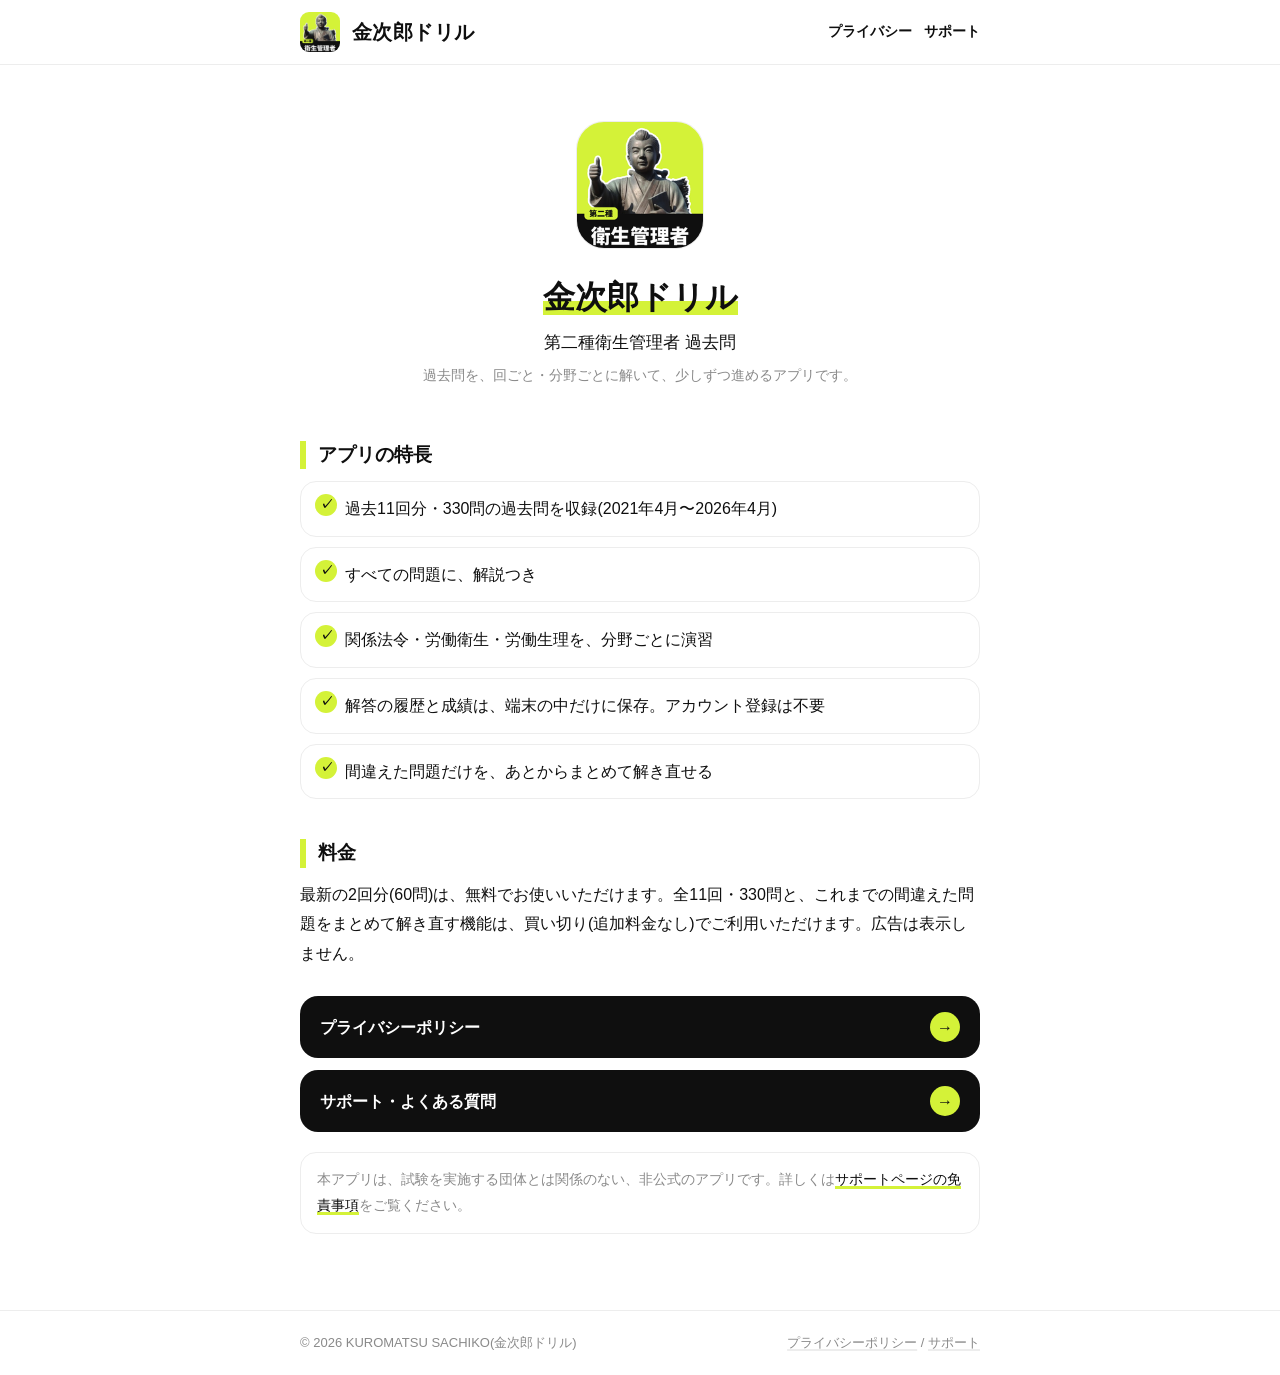
<file: index.html>
<!doctype html>
<html lang="ja">
<head>
  <meta charset="utf-8">
  <meta name="viewport" content="width=device-width, initial-scale=1">
  <title>金次郎ドリル - 第二種衛生管理者 過去問</title>
  <meta name="description" content="金次郎ドリルは、第二種衛生管理者試験の過去問を解いて学習できるアプリです。">
  <link rel="icon" href="images/favicon.png">
  <link rel="stylesheet" href="style.css">
</head>
<body>
  <header class="site-header">
    <div class="site-header__inner">
      <a class="site-header__logo" href="index.html">
        <img src="images/icon.png" alt="" width="40" height="40">
        <span class="site-header__name">金次郎ドリル</span>
      </a>
      <nav class="site-nav" aria-label="メニュー">
        <a href="privacy.html">プライバシー</a>
        <a href="support.html">サポート</a>
      </nav>
    </div>
  </header>

  <main>
    <section class="hero">
      <img src="images/icon.png" alt="金次郎ドリルのアイコン" width="128" height="128">
      <h1><span>金次郎ドリル</span></h1>
      <p class="lead">第二種衛生管理者 過去問</p>
      <p class="meta">過去問を、回ごと・分野ごとに解いて、少しずつ進めるアプリです。</p>
    </section>

    <h2>アプリの特長</h2>
    <ul class="features">
      <li>過去11回分・330問の過去問を収録(2021年4月〜2026年4月)</li>
      <li>すべての問題に、解説つき</li>
      <li>関係法令・労働衛生・労働生理を、分野ごとに演習</li>
      <li>解答の履歴と成績は、端末の中だけに保存。アカウント登録は不要</li>
      <li>間違えた問題だけを、あとからまとめて解き直せる</li>
    </ul>

    <h2>料金</h2>
    <p>最新の2回分(60問)は、無料でお使いいただけます。全11回・330問と、これまでの間違えた問題をまとめて解き直す機能は、買い切り(追加料金なし)でご利用いただけます。広告は表示しません。</p>

    <div class="button-row">
      <a class="button" href="privacy.html">プライバシーポリシー</a>
      <a class="button" href="support.html">サポート・よくある質問</a>
    </div>

    <div class="note">
      <p class="meta" style="margin:0">本アプリは、試験を実施する団体とは関係のない、非公式のアプリです。詳しくは<a href="support.html#disclaimer">サポートページの免責事項</a>をご覧ください。</p>
    </div>
  </main>

  <footer class="site-footer">
    <div class="site-footer__inner">
      <span>&copy; 2026 KUROMATSU SACHIKO(金次郎ドリル)</span>
      <span><a href="privacy.html">プライバシーポリシー</a> / <a href="support.html">サポート</a></span>
    </div>
  </footer>
</body>
</html>
</file>
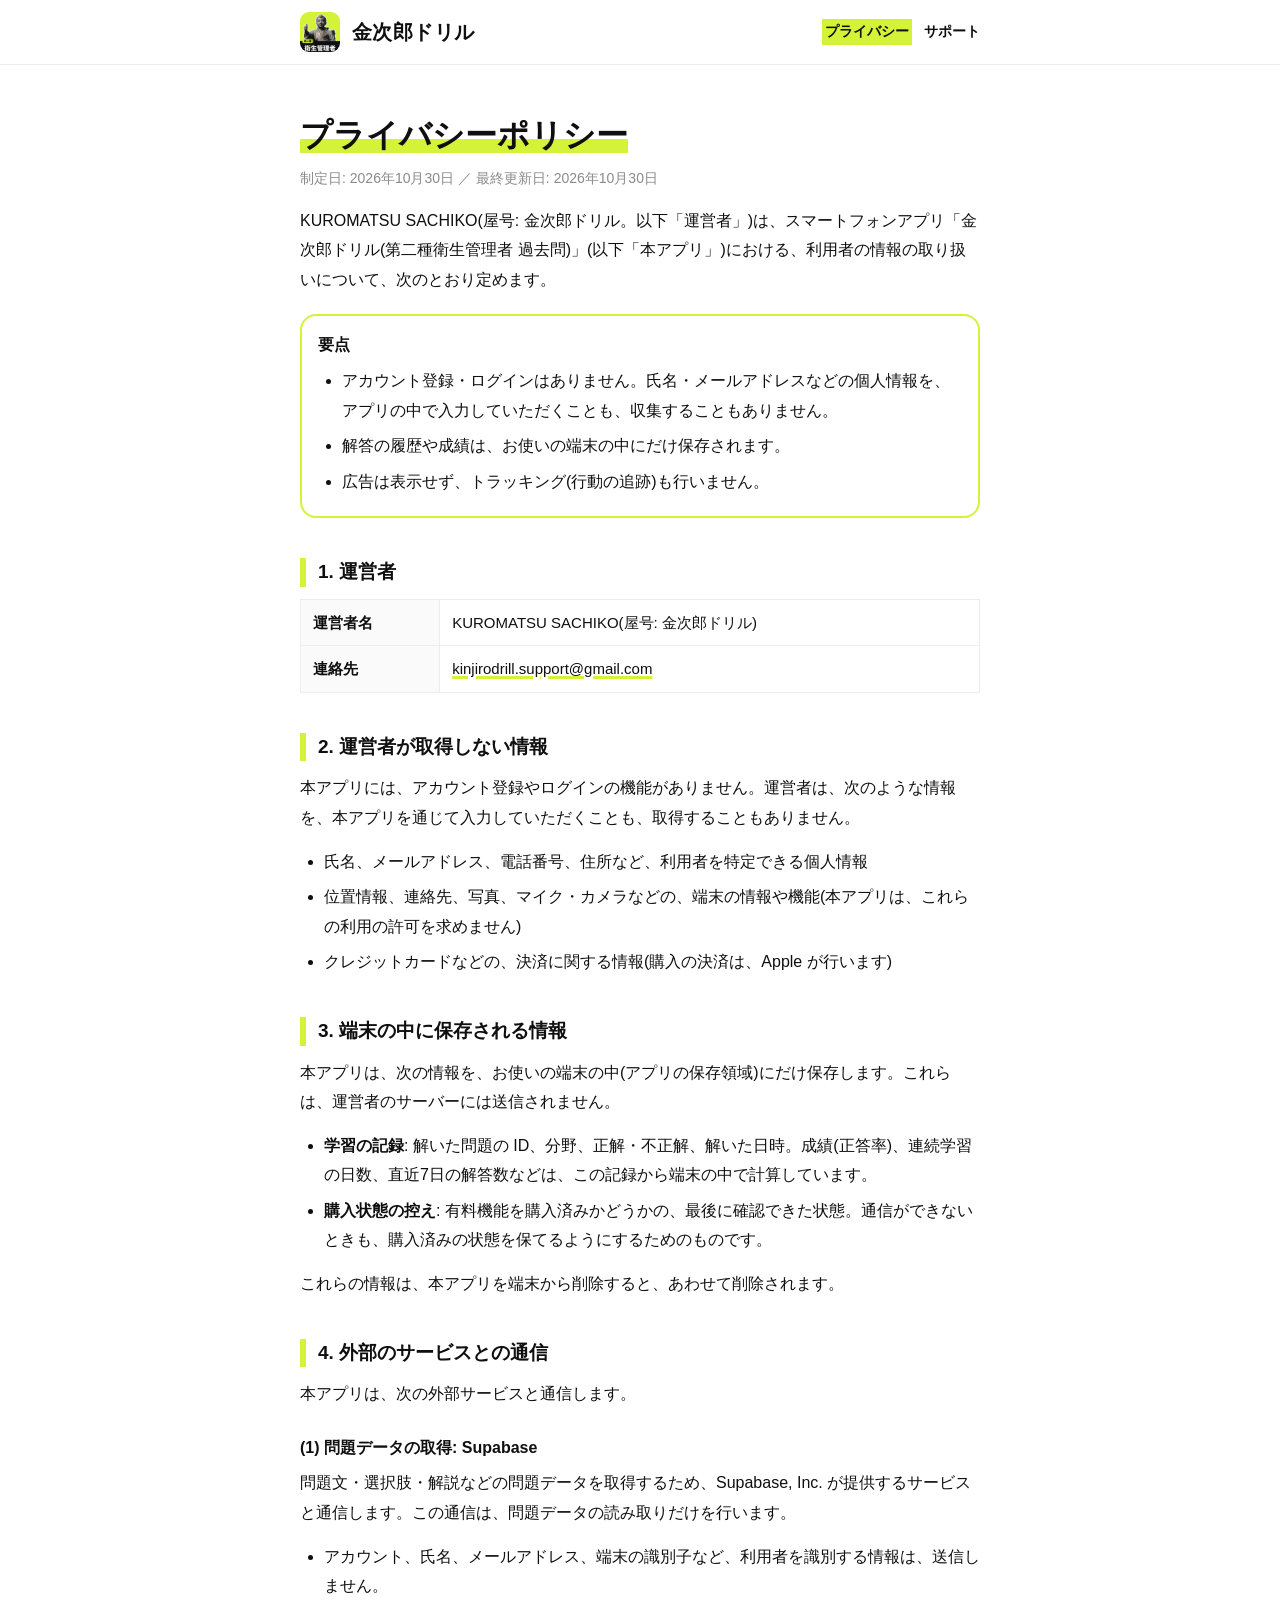
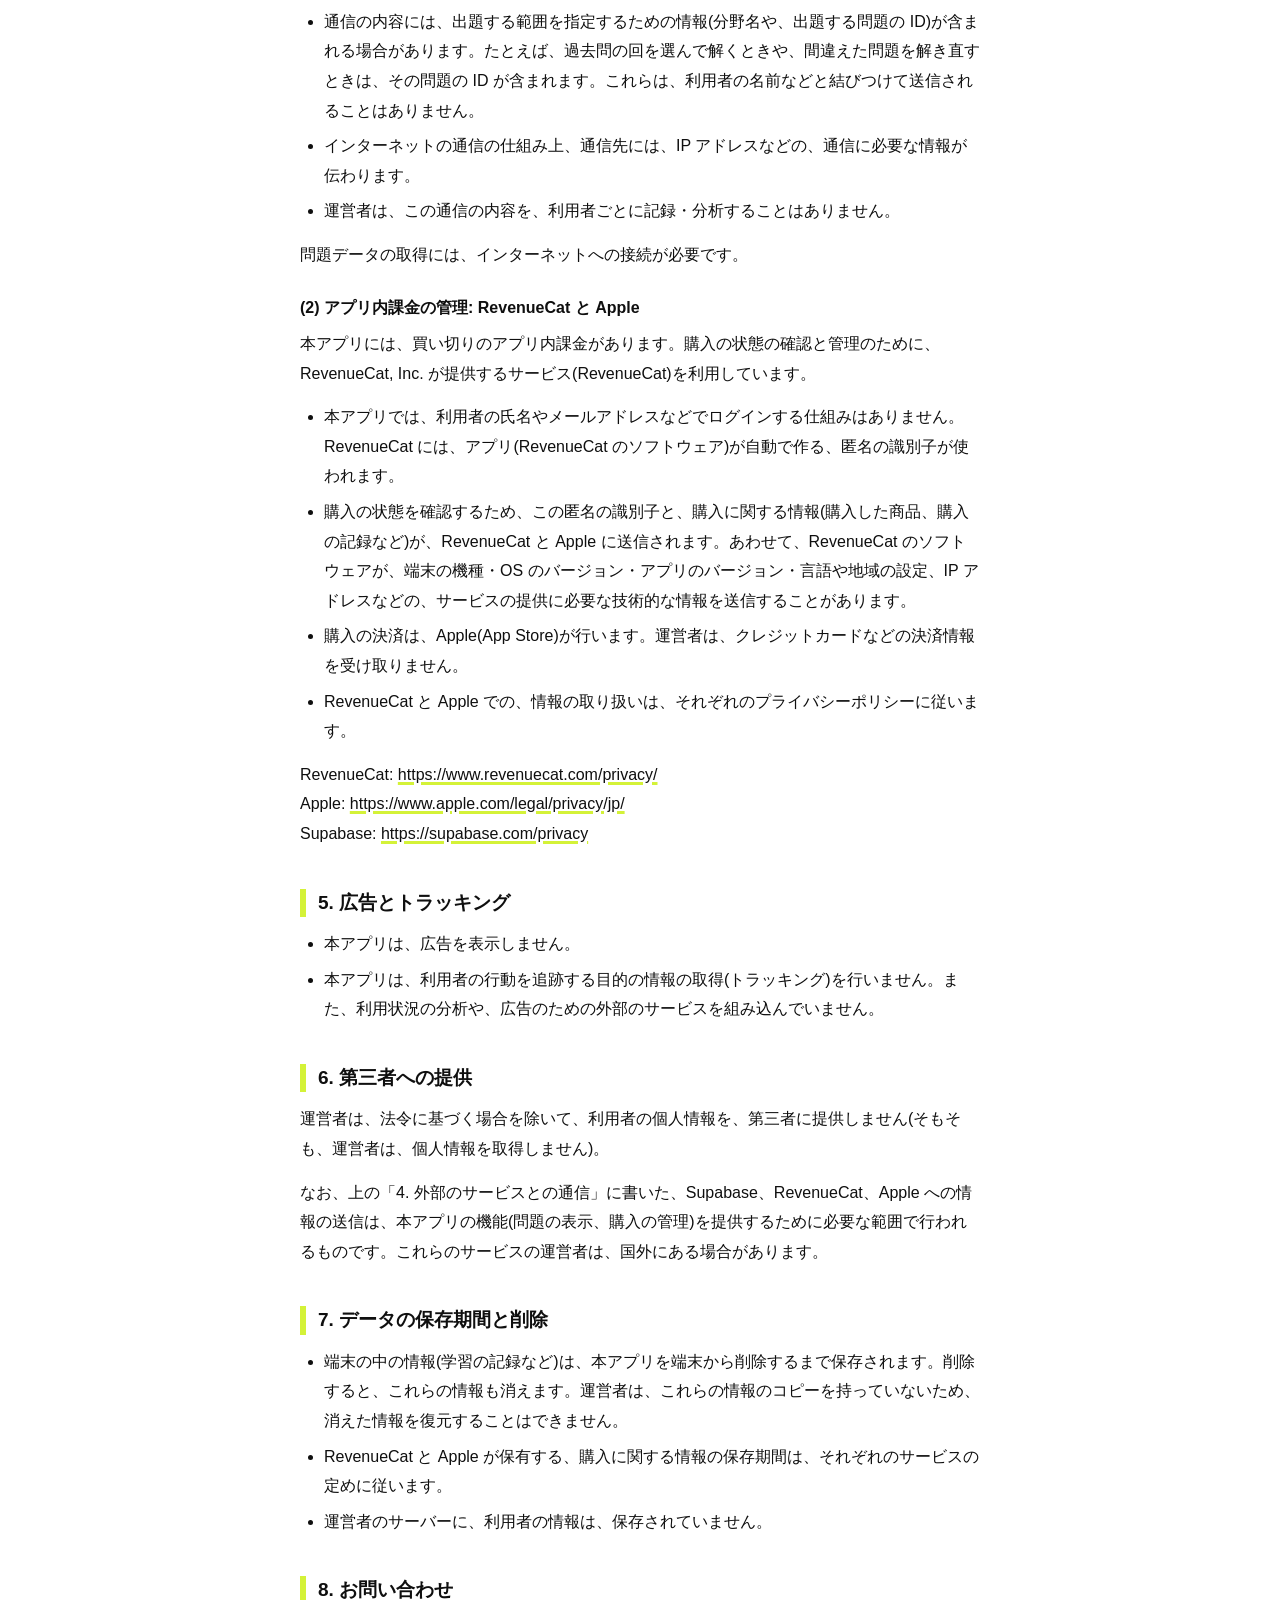
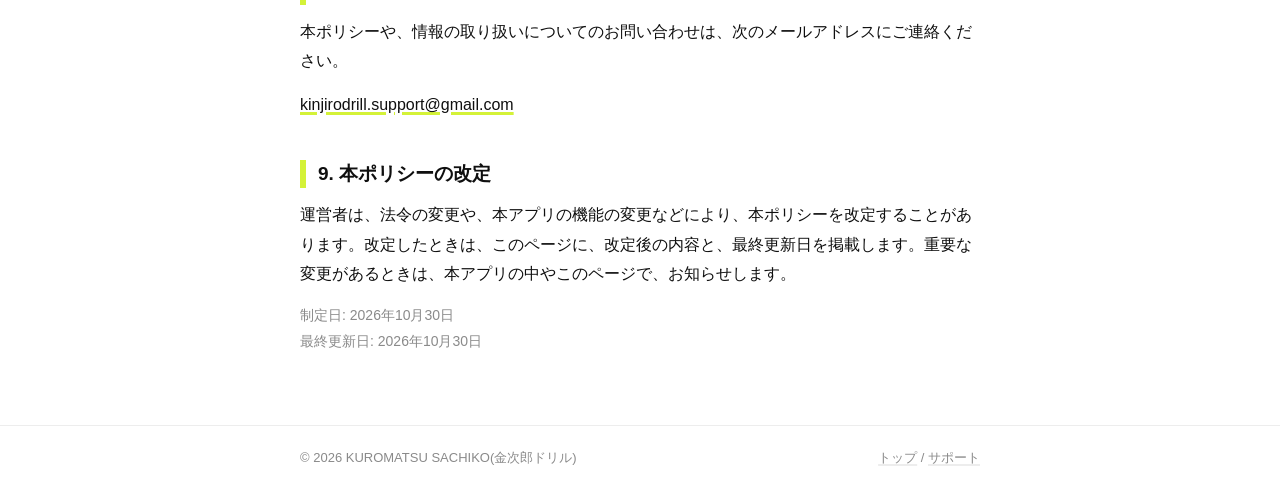
<file: privacy.html>
<!doctype html>
<html lang="ja">
<head>
  <meta charset="utf-8">
  <meta name="viewport" content="width=device-width, initial-scale=1">
  <title>プライバシーポリシー - 金次郎ドリル</title>
  <meta name="description" content="金次郎ドリルのプライバシーポリシーです。">
  <link rel="icon" href="images/favicon.png">
  <link rel="stylesheet" href="style.css">
</head>
<body>
  <header class="site-header">
    <div class="site-header__inner">
      <a class="site-header__logo" href="index.html">
        <img src="images/icon.png" alt="" width="40" height="40">
        <span class="site-header__name">金次郎ドリル</span>
      </a>
      <nav class="site-nav" aria-label="メニュー">
        <a href="privacy.html" aria-current="page">プライバシー</a>
        <a href="support.html">サポート</a>
      </nav>
    </div>
  </header>

  <main>
    <h1><span>プライバシーポリシー</span></h1>
    <p class="meta">制定日: 2026年10月30日 ／ 最終更新日: 2026年10月30日</p>

    <p>KUROMATSU SACHIKO(屋号: 金次郎ドリル。以下「運営者」)は、スマートフォンアプリ「金次郎ドリル(第二種衛生管理者 過去問)」(以下「本アプリ」)における、利用者の情報の取り扱いについて、次のとおり定めます。</p>

    <div class="note note--accent">
      <p style="margin:0"><strong>要点</strong></p>
      <ul style="margin:6px 0 0">
        <li>アカウント登録・ログインはありません。氏名・メールアドレスなどの個人情報を、アプリの中で入力していただくことも、収集することもありません。</li>
        <li>解答の履歴や成績は、お使いの端末の中にだけ保存されます。</li>
        <li>広告は表示せず、トラッキング(行動の追跡)も行いません。</li>
      </ul>
    </div>

    <h2>1. 運営者</h2>
    <div class="table-wrap">
      <table>
        <tr><th>運営者名</th><td>KUROMATSU SACHIKO(屋号: 金次郎ドリル)</td></tr>
        <tr><th>連絡先</th><td><a href="mailto:kinjirodrill.support@gmail.com">kinjirodrill.support@gmail.com</a></td></tr>
      </table>
    </div>

    <h2>2. 運営者が取得しない情報</h2>
    <p>本アプリには、アカウント登録やログインの機能がありません。運営者は、次のような情報を、本アプリを通じて入力していただくことも、取得することもありません。</p>
    <ul>
      <li>氏名、メールアドレス、電話番号、住所など、利用者を特定できる個人情報</li>
      <li>位置情報、連絡先、写真、マイク・カメラなどの、端末の情報や機能(本アプリは、これらの利用の許可を求めません)</li>
      <li>クレジットカードなどの、決済に関する情報(購入の決済は、Apple が行います)</li>
    </ul>

    <h2>3. 端末の中に保存される情報</h2>
    <p>本アプリは、次の情報を、お使いの端末の中(アプリの保存領域)にだけ保存します。これらは、運営者のサーバーには送信されません。</p>
    <ul>
      <li><strong>学習の記録</strong>: 解いた問題の ID、分野、正解・不正解、解いた日時。成績(正答率)、連続学習の日数、直近7日の解答数などは、この記録から端末の中で計算しています。</li>
      <li><strong>購入状態の控え</strong>: 有料機能を購入済みかどうかの、最後に確認できた状態。通信ができないときも、購入済みの状態を保てるようにするためのものです。</li>
    </ul>
    <p>これらの情報は、本アプリを端末から削除すると、あわせて削除されます。</p>

    <h2>4. 外部のサービスとの通信</h2>
    <p>本アプリは、次の外部サービスと通信します。</p>

    <h3>(1) 問題データの取得: Supabase</h3>
    <p>問題文・選択肢・解説などの問題データを取得するため、Supabase, Inc. が提供するサービスと通信します。この通信は、問題データの読み取りだけを行います。</p>
    <ul>
      <li>アカウント、氏名、メールアドレス、端末の識別子など、利用者を識別する情報は、送信しません。</li>
      <li>通信の内容には、出題する範囲を指定するための情報(分野名や、出題する問題の ID)が含まれる場合があります。たとえば、過去問の回を選んで解くときや、間違えた問題を解き直すときは、その問題の ID が含まれます。これらは、利用者の名前などと結びつけて送信されることはありません。</li>
      <li>インターネットの通信の仕組み上、通信先には、IP アドレスなどの、通信に必要な情報が伝わります。</li>
      <li>運営者は、この通信の内容を、利用者ごとに記録・分析することはありません。</li>
    </ul>
    <p>問題データの取得には、インターネットへの接続が必要です。</p>

    <h3>(2) アプリ内課金の管理: RevenueCat と Apple</h3>
    <p>本アプリには、買い切りのアプリ内課金があります。購入の状態の確認と管理のために、RevenueCat, Inc. が提供するサービス(RevenueCat)を利用しています。</p>
    <ul>
      <li>本アプリでは、利用者の氏名やメールアドレスなどでログインする仕組みはありません。RevenueCat には、アプリ(RevenueCat のソフトウェア)が自動で作る、匿名の識別子が使われます。</li>
      <li>購入の状態を確認するため、この匿名の識別子と、購入に関する情報(購入した商品、購入の記録など)が、RevenueCat と Apple に送信されます。あわせて、RevenueCat のソフトウェアが、端末の機種・OS のバージョン・アプリのバージョン・言語や地域の設定、IP アドレスなどの、サービスの提供に必要な技術的な情報を送信することがあります。</li>
      <li>購入の決済は、Apple(App Store)が行います。運営者は、クレジットカードなどの決済情報を受け取りません。</li>
      <li>RevenueCat と Apple での、情報の取り扱いは、それぞれのプライバシーポリシーに従います。</li>
    </ul>
    <p>
      RevenueCat: <a href="https://www.revenuecat.com/privacy/" target="_blank" rel="noopener">https://www.revenuecat.com/privacy/</a><br>
      Apple: <a href="https://www.apple.com/legal/privacy/jp/" target="_blank" rel="noopener">https://www.apple.com/legal/privacy/jp/</a><br>
      Supabase: <a href="https://supabase.com/privacy" target="_blank" rel="noopener">https://supabase.com/privacy</a>
    </p>

    <h2>5. 広告とトラッキング</h2>
    <ul>
      <li>本アプリは、広告を表示しません。</li>
      <li>本アプリは、利用者の行動を追跡する目的の情報の取得(トラッキング)を行いません。また、利用状況の分析や、広告のための外部のサービスを組み込んでいません。</li>
    </ul>

    <h2>6. 第三者への提供</h2>
    <p>運営者は、法令に基づく場合を除いて、利用者の個人情報を、第三者に提供しません(そもそも、運営者は、個人情報を取得しません)。</p>
    <p>なお、上の「4. 外部のサービスとの通信」に書いた、Supabase、RevenueCat、Apple への情報の送信は、本アプリの機能(問題の表示、購入の管理)を提供するために必要な範囲で行われるものです。これらのサービスの運営者は、国外にある場合があります。</p>

    <h2>7. データの保存期間と削除</h2>
    <ul>
      <li>端末の中の情報(学習の記録など)は、本アプリを端末から削除するまで保存されます。削除すると、これらの情報も消えます。運営者は、これらの情報のコピーを持っていないため、消えた情報を復元することはできません。</li>
      <li>RevenueCat と Apple が保有する、購入に関する情報の保存期間は、それぞれのサービスの定めに従います。</li>
      <li>運営者のサーバーに、利用者の情報は、保存されていません。</li>
    </ul>

    <h2>8. お問い合わせ</h2>
    <p>本ポリシーや、情報の取り扱いについてのお問い合わせは、次のメールアドレスにご連絡ください。</p>
    <p><a href="mailto:kinjirodrill.support@gmail.com">kinjirodrill.support@gmail.com</a></p>

    <h2>9. 本ポリシーの改定</h2>
    <p>運営者は、法令の変更や、本アプリの機能の変更などにより、本ポリシーを改定することがあります。改定したときは、このページに、改定後の内容と、最終更新日を掲載します。重要な変更があるときは、本アプリの中やこのページで、お知らせします。</p>

    <p class="meta">制定日: 2026年10月30日<br>最終更新日: 2026年10月30日</p>
  </main>

  <footer class="site-footer">
    <div class="site-footer__inner">
      <span>&copy; 2026 KUROMATSU SACHIKO(金次郎ドリル)</span>
      <span><a href="index.html">トップ</a> / <a href="support.html">サポート</a></span>
    </div>
  </footer>
</body>
</html>
</file>
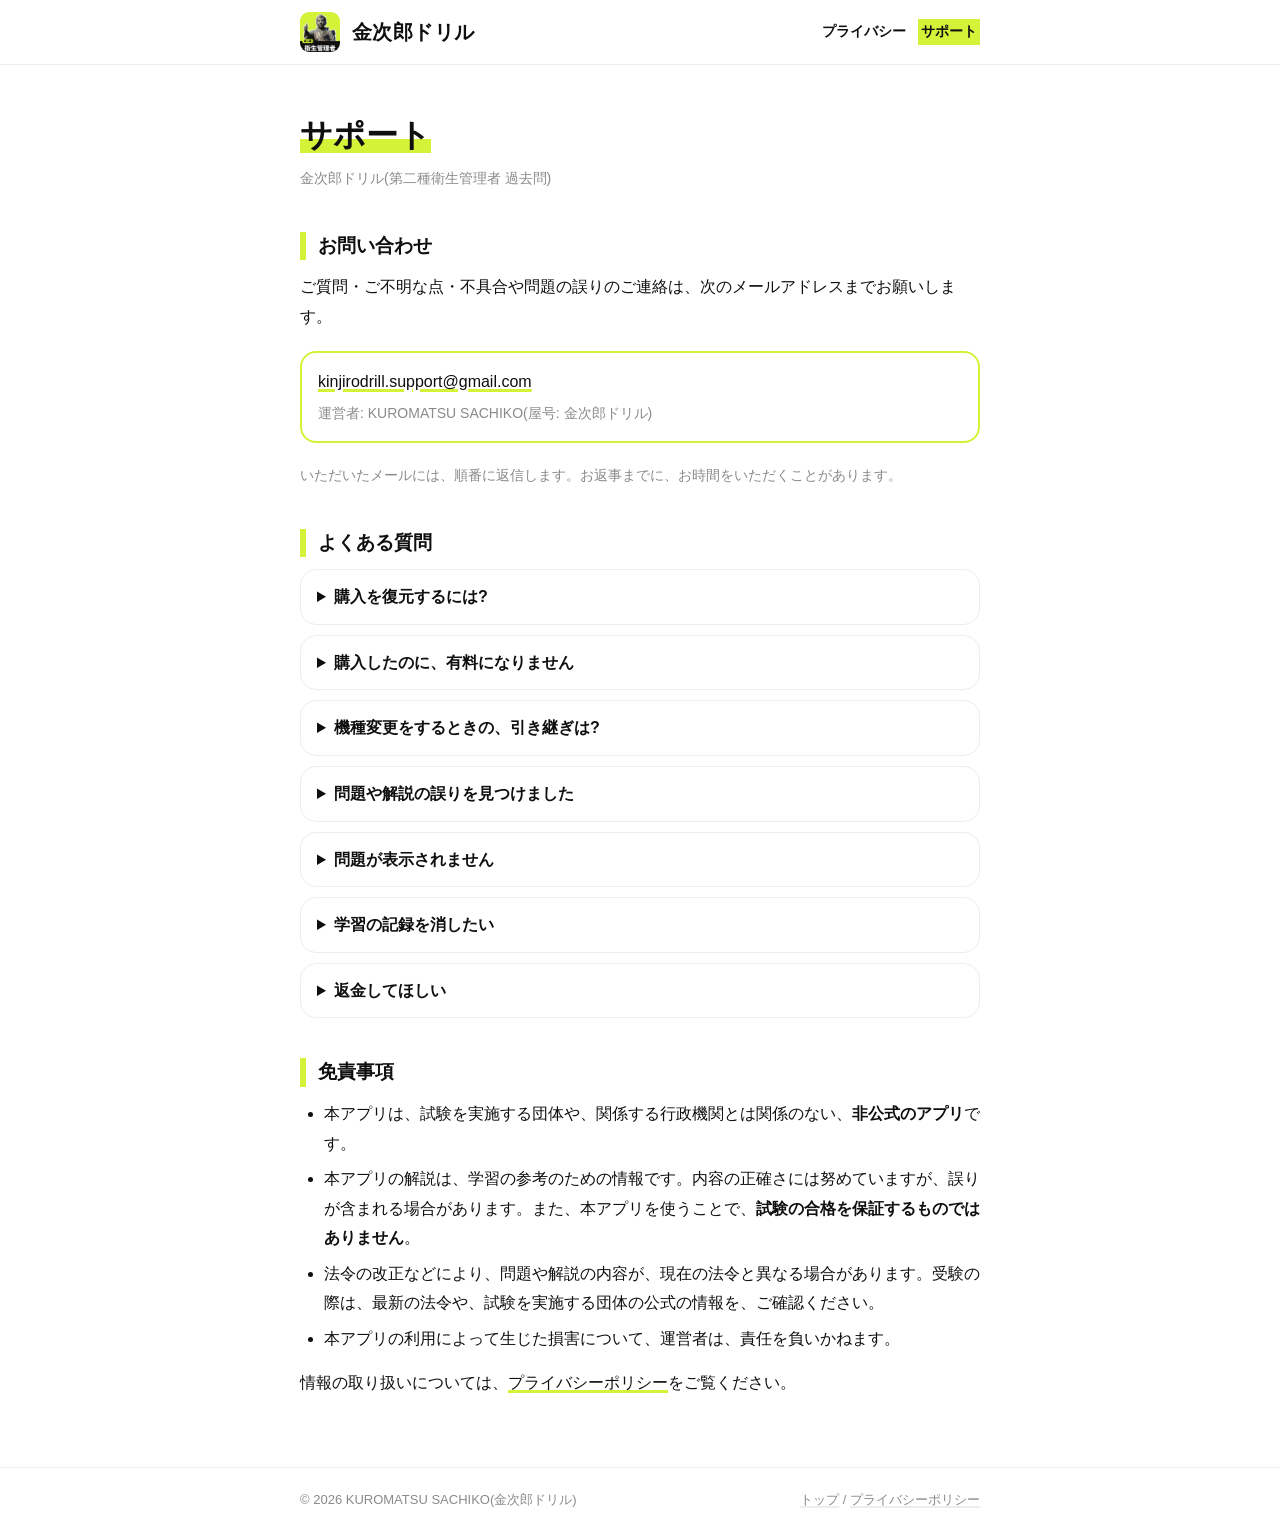
<file: support.html>
<!doctype html>
<html lang="ja">
<head>
  <meta charset="utf-8">
  <meta name="viewport" content="width=device-width, initial-scale=1">
  <title>サポート - 金次郎ドリル</title>
  <meta name="description" content="金次郎ドリルのサポートページです。よくある質問と、お問い合わせ先をご案内します。">
  <link rel="icon" href="images/favicon.png">
  <link rel="stylesheet" href="style.css">
</head>
<body>
  <header class="site-header">
    <div class="site-header__inner">
      <a class="site-header__logo" href="index.html">
        <img src="images/icon.png" alt="" width="40" height="40">
        <span class="site-header__name">金次郎ドリル</span>
      </a>
      <nav class="site-nav" aria-label="メニュー">
        <a href="privacy.html">プライバシー</a>
        <a href="support.html" aria-current="page">サポート</a>
      </nav>
    </div>
  </header>

  <main>
    <h1><span>サポート</span></h1>
    <p class="meta">金次郎ドリル(第二種衛生管理者 過去問)</p>

    <h2>お問い合わせ</h2>
    <p>ご質問・ご不明な点・不具合や問題の誤りのご連絡は、次のメールアドレスまでお願いします。</p>
    <div class="note note--accent">
      <p style="margin:0"><a href="mailto:kinjirodrill.support@gmail.com">kinjirodrill.support@gmail.com</a></p>
      <p class="meta" style="margin:4px 0 0">運営者: KUROMATSU SACHIKO(屋号: 金次郎ドリル)</p>
    </div>
    <p class="meta">いただいたメールには、順番に返信します。お返事までに、お時間をいただくことがあります。</p>

    <h2>よくある質問</h2>

    <details>
      <summary>購入を復元するには?</summary>
      <p>購入済みなのに、有料の機能が使えない場合や、アプリを入れ直した場合は、次の手順で復元できます。</p>
      <ol>
        <li>アプリの「過去問」タブで、鍵のついた回をタップします(または、「成績」タブの「間違えた問題を解く」をタップします)。</li>
        <li>購入画面が開きます。画面の下にある「購入を復元」をタップします。</li>
        <li>購入したときと同じ Apple ID で、App Store にサインインしている必要があります。</li>
      </ol>
      <p>復元できないときは、通信の状態を確認して、アプリを一度終了してから、もう一度お試しください。それでも解決しない場合は、購入した Apple ID と、状況を書いて、メールでご連絡ください。</p>
    </details>

    <details>
      <summary>購入したのに、有料になりません</summary>
      <p>まず、上の「購入を復元」をお試しください。通信ができない場所では、購入の状態を確認できないことがあります。通信の良い場所で、アプリを開き直してください。</p>
    </details>

    <details>
      <summary>機種変更をするときの、引き継ぎは?</summary>
      <ul>
        <li><strong>購入した内容</strong>: 新しい端末で、同じ Apple ID でサインインして、「購入を復元」をタップしてください。</li>
        <li><strong>学習の記録</strong>: 解答の履歴と成績は、端末の中にだけ保存されています(アカウント登録がないため)。アプリだけで、別の端末へ引き継ぐ機能は、ありません。iPhone のバックアップから、端末ごと復元した場合は、アプリのデータも、一緒に戻ることがあります。</li>
      </ul>
    </details>

    <details>
      <summary>問題や解説の誤りを見つけました</summary>
      <p>ご連絡いただけると、確認して、修正します。次の内容を書いて、メールをお送りください。</p>
      <ul>
        <li>何回の過去問か(例: 2026年4月 過去問)</li>
        <li>問題の番号(例: 問12)</li>
        <li>どこが誤っていると思うか(問題文・選択肢・正答・解説のどれか、その内容)</li>
        <li>可能であれば、画面のスクリーンショット</li>
      </ul>
    </details>

    <details>
      <summary>問題が表示されません</summary>
      <p>問題データは、インターネットから取得しています。通信がつながっている状態で、もう一度お試しください。表示されたエラーのメッセージが「再試行」のボタンと一緒に出ている場合は、ボタンをタップしてください。</p>
    </details>

    <details>
      <summary>学習の記録を消したい</summary>
      <p>学習の記録は、お使いの端末の中にだけ保存されています。本アプリを端末から削除すると、記録もあわせて削除されます。一度削除した記録は、元に戻せません。</p>
    </details>

    <details>
      <summary>返金してほしい</summary>
      <p>アプリ内課金の購入と返金は、Apple が管理しています。返金のご希望は、Apple の「問題を報告」のページ(<a href="https://reportaproblem.apple.com/" target="_blank" rel="noopener">reportaproblem.apple.com</a>)から、お手続きください。返金できるかどうかは、Apple が判断します。</p>
    </details>

    <h2 id="disclaimer">免責事項</h2>
    <ul>
      <li>本アプリは、試験を実施する団体や、関係する行政機関とは関係のない、<strong>非公式のアプリ</strong>です。</li>
      <li>本アプリの解説は、学習の参考のための情報です。内容の正確さには努めていますが、誤りが含まれる場合があります。また、本アプリを使うことで、<strong>試験の合格を保証するものではありません</strong>。</li>
      <li>法令の改正などにより、問題や解説の内容が、現在の法令と異なる場合があります。受験の際は、最新の法令や、試験を実施する団体の公式の情報を、ご確認ください。</li>
      <li>本アプリの利用によって生じた損害について、運営者は、責任を負いかねます。</li>
    </ul>

    <p>情報の取り扱いについては、<a href="privacy.html">プライバシーポリシー</a>をご覧ください。</p>
  </main>

  <footer class="site-footer">
    <div class="site-footer__inner">
      <span>&copy; 2026 KUROMATSU SACHIKO(金次郎ドリル)</span>
      <span><a href="index.html">トップ</a> / <a href="privacy.html">プライバシーポリシー</a></span>
    </div>
  </footer>
</body>
</html>
</file>
<file: style.css>
:root {
  --lime: #d4f238;
  --ink: #0f0f0f;
  --sub: #8a8a8a;
  --line: #ededed;
  --paper: #ffffff;
  color-scheme: light;
}

* {
  box-sizing: border-box;
}

html {
  -webkit-text-size-adjust: 100%;
}

body {
  margin: 0;
  background: var(--paper);
  color: var(--ink);
  font-family: -apple-system, BlinkMacSystemFont, "Hiragino Sans", "Hiragino Kaku Gothic ProN",
    "Noto Sans JP", "Yu Gothic", Meiryo, sans-serif;
  font-size: 16px;
  line-height: 1.85;
}

a {
  color: var(--ink);
  text-decoration: underline;
  text-decoration-color: var(--lime);
  text-decoration-thickness: 0.18em;
  text-underline-offset: 0.12em;
}

a:hover {
  background: var(--lime);
}

/* ---- ヘッダー ---- */
.site-header {
  border-bottom: 1px solid var(--line);
}

.site-header__inner {
  max-width: 720px;
  margin: 0 auto;
  padding: 12px 20px;
  display: flex;
  flex-wrap: wrap;
  align-items: center;
  gap: 6px 12px;
}

.site-header__logo {
  display: flex;
  align-items: center;
  gap: 12px;
  color: var(--ink);
  text-decoration: none;
  flex-shrink: 0;
}

.site-header__logo:hover {
  background: none;
}

.site-header__logo img {
  width: 40px;
  height: 40px;
  border-radius: 9px;
  display: block;
}

.site-header__name {
  font-size: 20px;
  font-weight: 900;
  letter-spacing: 0.02em;
  white-space: nowrap;
}

.site-nav {
  margin-left: auto;
  display: flex;
  gap: 12px;
  font-size: 14px;
  white-space: nowrap;
}

.site-nav a {
  text-decoration: none;
  font-weight: 700;
}

.site-nav a[aria-current="page"] {
  background: var(--lime);
  padding: 0 3px;
}

/* ---- 本文 ---- */
main {
  max-width: 720px;
  margin: 0 auto;
  padding: 32px 20px 56px;
}

h1 {
  margin: 0 0 8px;
  font-size: 28px;
  line-height: 1.4;
  font-weight: 900;
}

h1 span {
  background: linear-gradient(transparent 62%, var(--lime) 62%);
}

h2 {
  margin: 40px 0 12px;
  padding-left: 12px;
  border-left: 6px solid var(--lime);
  font-size: 19px;
  line-height: 1.5;
  font-weight: 900;
}

h3 {
  margin: 24px 0 6px;
  font-size: 16px;
  font-weight: 800;
}

p {
  margin: 0 0 14px;
}

ul,
ol {
  margin: 0 0 14px;
  padding-left: 1.5em;
}

li {
  margin-bottom: 6px;
}

.lead {
  font-size: 17px;
}

.meta {
  color: var(--sub);
  font-size: 14px;
}

.note {
  margin: 20px 0;
  padding: 14px 16px;
  border: 1.5px solid var(--line);
  border-radius: 16px;
  background: var(--paper);
}

.note--accent {
  border-color: var(--lime);
  border-width: 2px;
}

/* ---- 表 ---- */
.table-wrap {
  overflow-x: auto;
  margin: 0 0 18px;
}

table {
  width: 100%;
  border-collapse: collapse;
  font-size: 15px;
  line-height: 1.7;
}

th,
td {
  padding: 10px 12px;
  border: 1px solid var(--line);
  text-align: left;
  vertical-align: top;
}

th {
  background: #fafafa;
  white-space: nowrap;
  font-weight: 800;
}

/* ---- トップページ ---- */
.hero {
  text-align: center;
  padding: 8px 0 8px;
}

.hero img {
  width: 128px;
  height: 128px;
  border-radius: 28px;
  border: 1.5px solid var(--line);
}

.hero h1 {
  margin-top: 16px;
  font-size: 32px;
}

.hero p {
  margin-bottom: 4px;
}

.button-row {
  display: grid;
  gap: 12px;
  margin: 28px 0 8px;
}

.button {
  display: flex;
  align-items: center;
  justify-content: space-between;
  padding: 16px 20px;
  border-radius: 18px;
  background: var(--ink);
  color: #fff;
  font-weight: 800;
  text-decoration: none;
}

.button:hover {
  background: var(--ink);
  color: #fff;
}

.button::after {
  content: "→";
  width: 30px;
  height: 30px;
  border-radius: 50%;
  background: var(--lime);
  color: var(--ink);
  display: grid;
  place-items: center;
  font-size: 16px;
}

.features {
  list-style: none;
  padding: 0;
  display: grid;
  gap: 10px;
}

.features li {
  margin: 0;
  padding: 12px 16px 12px 44px;
  border: 1.5px solid var(--line);
  border-radius: 16px;
  position: relative;
}

.features li::before {
  content: "✓";
  position: absolute;
  left: 14px;
  top: 12px;
  width: 22px;
  height: 22px;
  border-radius: 50%;
  background: var(--lime);
  font-size: 13px;
  font-weight: 900;
  line-height: 22px;
  text-align: center;
}

/* ---- よくある質問 ---- */
details {
  border: 1.5px solid var(--line);
  border-radius: 16px;
  margin-bottom: 10px;
  padding: 0 16px;
}

summary {
  cursor: pointer;
  padding: 12px 0;
  font-weight: 800;
  list-style-position: inside;
}

details[open] {
  border-color: var(--lime);
}

details[open] summary {
  border-bottom: 1px solid var(--line);
  margin-bottom: 12px;
}

details p:last-child,
details ol:last-child {
  margin-bottom: 14px;
}

/* ---- フッター ---- */
.site-footer {
  border-top: 1px solid var(--line);
  color: var(--sub);
  font-size: 13px;
}

.site-footer__inner {
  max-width: 720px;
  margin: 0 auto;
  padding: 20px;
  display: flex;
  flex-wrap: wrap;
  gap: 8px 20px;
  justify-content: space-between;
}

.site-footer a {
  color: var(--sub);
  text-decoration-color: var(--line);
}

@media (min-width: 640px) {
  main {
    padding-top: 48px;
  }
  h1 {
    font-size: 32px;
  }
}
</file>
